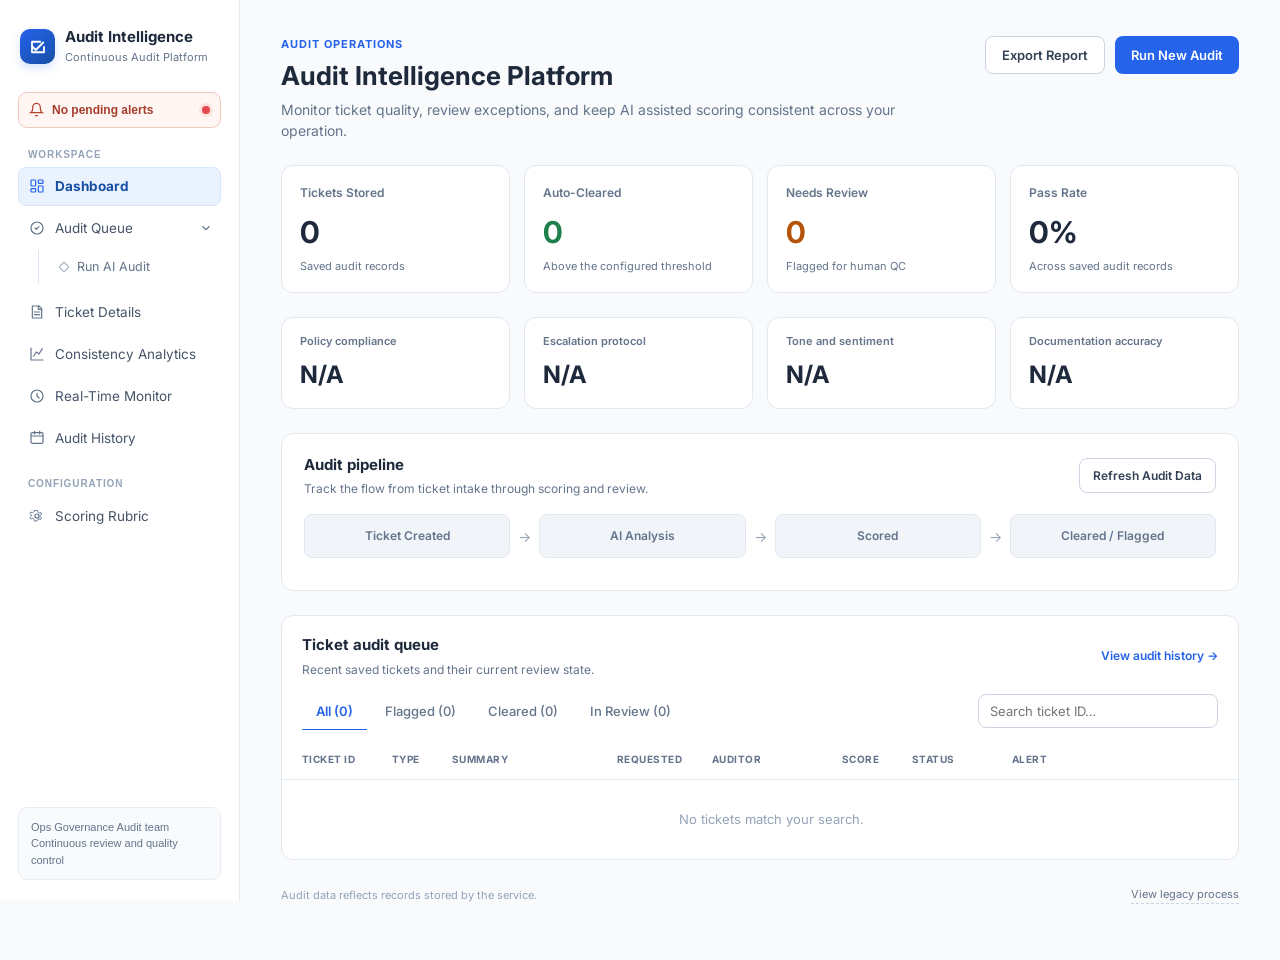
<file: static/auditrix-prototype-main/index.html>
<!doctype html>
<html lang="en">
<head>
  <meta charset="utf-8">
  <meta name="viewport" content="width=device-width, initial-scale=1">
  <meta name="theme-color" content="#F8FAFC">
  <title>Audit Intelligence Platform</title>
  <link rel="preconnect" href="https://fonts.googleapis.com">
  <link rel="preconnect" href="https://fonts.gstatic.com" crossorigin>
  <link href="https://fonts.googleapis.com/css2?family=Inter:wght@400;500;600;700&display=swap" rel="stylesheet">
  <link rel="stylesheet" href="app-shell.css?v=20261019-human-review-2">
  <script defer src="api.js?v=20261019-human-review-2"></script>
  <script defer src="app-sidebar.js?v=20261019-human-review-2"></script>
  <script defer src="alerts.js?v=20261019-human-review-2"></script>
  <script defer src="app-router.js?v=20261019-human-review-2"></script>
</head>
<body>
  <div class="app-shell">
    <audit-sidebar active="dashboard"></audit-sidebar>
    <main id="content-container" class="app-content" tabindex="-1" aria-live="polite" aria-busy="true">
      <section class="app-loading" role="status"><span class="app-loading-spinner" aria-hidden="true"></span><span>Loading your workspace…</span></section>
    </main>
  </div>
</body>
</html>
</file>
<file: static/auditrix-prototype-main/app-shell.css>
﻿:root {
  color-scheme: light;
  --app-bg: #F8FAFC;
  --app-surface: #FFFFFF;
  --app-ink: #1E293B;
  --app-muted: #64748B;
  --app-line: #E2E8F0;
  --app-primary: #2563EB;
  --app-ring: rgba(37, 99, 235, .28);
}

*, *::before, *::after { box-sizing: border-box; }
html, body, body *, button, input, select, textarea, h1, h2, h3, h4, table {
  font-family: Inter, "Segoe UI", Arial, sans-serif !important;
}
html, body { min-height: 100%; margin: 0; }
body {
  background: var(--app-bg);
  color: var(--app-ink);
  font-size: 14px;
  line-height: 1.5;
  -webkit-font-smoothing: antialiased;
  text-rendering: optimizeLegibility;
}
::selection { background: #DBEAFE; }
::-webkit-scrollbar { width: 9px; height: 9px; }
::-webkit-scrollbar-thumb { background: #CBD5E1; border-radius: 999px; }
::-webkit-scrollbar-thumb:hover { background: #94A3B8; }
:focus-visible { outline: 3px solid var(--app-ring); outline-offset: 2px; }
a, button { cursor: pointer; }
button { transition: filter .15s ease, transform .08s ease, box-shadow .15s ease; }
button:hover:not(:disabled) { filter: brightness(1.04); }
button:active:not(:disabled) { transform: translateY(1px); }
button:disabled { cursor: not-allowed; opacity: .58; }

.app-shell {
  width: 100%;
  max-width: 1600px;
  min-height: 100vh;
  margin: 0 auto;
  display: flex;
  background: var(--app-bg);
}
.app-shell > audit-sidebar {
  flex: 0 0 240px;
  width: 240px;
  min-width: 240px;
  min-height: 100vh;
  position: sticky;
  top: 0;
  align-self: flex-start;
  z-index: 10;
}
.app-content {
  flex: 1 1 auto;
  min-width: 0;
  min-height: 100vh;
  display: flex;
  flex-direction: column;
  align-items: stretch;
  gap: 24px;
  padding: 36px clamp(22px, 3.2vw, 48px) 56px;
  transition: opacity .18s ease, transform .18s ease;
}
.app-content.is-loading { opacity: .58; transform: translateY(3px); }
.app-content.is-entering { animation: app-content-enter .22s ease both; }
@keyframes app-content-enter {
  from { opacity: .72; transform: translateY(5px); }
  to { opacity: 1; transform: translateY(0); }
}
.app-content[aria-busy="true"] { cursor: progress; pointer-events: none; }
.app-loading { display:flex; align-items:center; gap:11px; min-height:90px; padding:20px; color:var(--app-muted); }
.app-loading-spinner { width:18px; height:18px; border:2px solid #DBEAFE; border-top-color:var(--app-primary); border-radius:50%; animation:app-loading-spin .7s linear infinite; }
@keyframes app-loading-spin { to { transform:rotate(360deg); } }
.app-content[data-page="audit-runner"] { gap: 0; }
.app-content > * { max-width: 100%; }
.mono { font-family: ui-monospace, SFMono-Regular, Menlo, Consolas, monospace !important; }
.topbar { display:flex; justify-content:space-between; align-items:center; gap:16px; flex-wrap:wrap; }
.topbar h1 { margin:0; font-size:26px; line-height:1.2; letter-spacing:-.02em; }
.muted { color:var(--app-muted); }
.card { background:var(--app-surface); border:1px solid var(--app-line); border-radius:12px; padding:18px 20px; box-shadow:0 1px 2px rgba(15,23,42,.04); }
.toolbar { display:flex; align-items:center; gap:8px; flex-wrap:wrap; }
.tab { appearance:none; border:1px solid #CBD5E1; background:#FFFFFF; border-radius:8px; padding:8px 12px; color:#334155; font-size:13px; }
.tab.active { background:#EAF2FE; border-color:#93C5FD; color:#174EA6; font-weight:600; }
.search { min-width:220px; max-width:360px; flex:1; padding:9px 12px; border:1px solid #CBD5E1; border-radius:8px; background:#FFFFFF; color:#1E293B; }
.table-wrap { overflow:auto; }
.table { width:100%; min-width:850px; border-collapse:collapse; text-align:left; }
.table th { background:#F8FAFC; color:#64748B; font-size:10px; letter-spacing:.05em; text-transform:uppercase; }
.table th, .table td { padding:12px; border-bottom:1px solid #E2E8F0; vertical-align:top; }
.status { display:inline-flex; align-items:center; padding:4px 9px; border-radius:999px; font-size:11px; font-weight:700; white-space:nowrap; }
.status.qc { background:#FDF3E6; color:#B45309; }
.status.clear { background:#E8F5EE; color:#1E7F4D; }
.button { display:inline-flex; align-items:center; justify-content:center; border:0; border-radius:8px; padding:8px 11px; background:#2563EB; color:#FFFFFF; text-decoration:none; font-size:12px; font-weight:600; white-space:nowrap; }
.button.secondary { background:#FFFFFF; color:#334155; border:1px solid #CBD5E1; }
.empty, .error { padding:28px; text-align:center; color:#64748B; }
.error { color:#B4432F; }
.app-content .table-wrap.card { padding:0; }
.app-error {
  padding: 18px 20px;
  border: 1px solid #F0C9BE;
  border-radius: 12px;
  background: #FFF6F3;
  color: #7A3226;
}
.app-error h1 { margin: 0 0 7px; font-size: 20px; }
.app-error p { margin: 0 0 12px; }
.app-error button {
  padding: 8px 12px;
  border: 1px solid #E8B5A7;
  border-radius: 8px;
  background: #FFFFFF;
  color: #7A3226;
  font-weight: 600;
}

@media (max-width: 1100px) {
  .app-content [style*="repeat(4, minmax(0, 1fr))"] { grid-template-columns: repeat(3, minmax(0, 1fr)) !important; }
}
@media (max-width: 800px) {
  .app-shell { display: block; }
  .app-shell > audit-sidebar { display: block; width: 100%; min-width: 0; min-height: 0; height: auto; position: relative; }
  .app-content { min-height: calc(100vh - 65px); padding: 22px 16px 40px; gap: 20px; }
  .app-content [style*="repeat(4, minmax(0, 1fr))"] { grid-template-columns: repeat(2, minmax(0, 1fr)) !important; }
  .app-content[data-page="ticket-detail"] [style*="minmax(240px,1fr)"] { grid-template-columns: 1fr !important; }
  .app-content[data-page="history"] [style*="grid-template-columns: 110px 90px"] { min-width: 720px; }
  .app-content[data-page="history"] [style*="overflow: hidden"] { overflow-x: auto !important; }
}
@media (max-width: 480px) {
  .app-content [style*="repeat(4, minmax(0, 1fr))"] { grid-template-columns: 1fr !important; }
}
@media print {
  .app-shell { display: block; max-width: none; }
  .app-shell > audit-sidebar, .no-print { display: none !important; }
  .app-content { display: block; min-height: 0; padding: 0; }
  body { background: #fff; }
}
@media (prefers-reduced-motion: reduce) {
  *, *::before, *::after { scroll-behavior: auto !important; animation-duration: .01ms !important; transition-duration: .01ms !important; }
}
.view-stack { width:100%; min-width:0; display:flex; flex-direction:column; gap:24px; }
.rubric-view { gap:20px; }
.rubric-lede { margin:7px 0 0; }
.rubric-section-heading { display:flex; align-items:flex-start; justify-content:space-between; gap:16px; flex-wrap:wrap; margin-bottom:18px; }
.rubric-section-heading h2 { margin:0; font-size:17px; letter-spacing:-.01em; }
.rubric-section-heading p { margin:5px 0 0; }
.rubric-tabs { display:flex; gap:6px; overflow-x:auto; margin:0 -2px 18px; padding:0 2px 10px; border-bottom:1px solid var(--app-line); }
.rubric-tabs .tab { flex:0 0 auto; }
.rubric-panel { min-height:170px; }
.rubric-criteria { display:grid; gap:10px; margin:16px 0 0; padding:0; list-style:none; counter-reset:rubric-clause; }
.rubric-criteria li { display:flex; align-items:flex-start; gap:16px; padding:14px 16px; border:1px solid var(--app-line); border-radius:9px; background:#FBFCFE; counter-increment:rubric-clause; }
.rubric-criteria li::before { content:counter(rubric-clause, decimal-leading-zero); color:var(--app-primary); font-size:11px; font-weight:700; padding-top:2px; }
.rubric-criterion-text { flex:1; min-width:0; color:#334155; }
.rubric-criterion-text p { margin:5px 0 0; font-size:12px; line-height:1.5; }
.rubric-criterion-text strong { color:#1E293B; font-size:13px; }
.rubric-weight { flex:0 0 auto; color:var(--app-muted); font-size:11px; white-space:nowrap; }
.criterion-breakdown { display:grid; gap:8px; margin:18px 0; }
.criterion-breakdown h3 { margin:0 0 2px; color:#334155; font-size:13px; }
.criterion-result { padding:10px 12px; border:1px solid var(--app-line); border-radius:8px; background:#FBFCFE; }
.criterion-result > div { display:flex; justify-content:space-between; gap:10px; align-items:center; }
.criterion-result strong { color:#334155; font-size:12px; }
.criterion-result p { margin:5px 0 0; color:var(--app-muted); font-size:11px; line-height:1.5; }
.criterion-result-status { color:var(--app-muted); font-size:10px; font-weight:700; text-transform:capitalize; white-space:nowrap; }
.criterion-result-status.pass { color:#1E7F4D; }
.criterion-result-status.partial { color:#B45309; }
.criterion-result-status.fail { color:#B4432F; }
.threshold-card { display:grid; gap:16px; }
.threshold-card .rubric-section-heading { align-items:center; margin:0; }
.threshold-value { color:var(--app-primary); font-size:30px; font-weight:700; line-height:1; font-variant-numeric:tabular-nums; }
.threshold-control { display:grid; grid-template-columns:auto minmax(0,1fr) auto; align-items:center; gap:14px; color:var(--app-muted); font-size:12px; }
.threshold-control input[type="range"] { width:100%; height:8px; margin:0; padding:0; appearance:none; border:0; border-radius:999px; background:linear-gradient(to right,var(--app-primary) 0,var(--app-primary) var(--threshold-position,90%),#E2E8F0 var(--threshold-position,90%),#E2E8F0 100%); cursor:pointer; }
.threshold-control input[type="range"]::-webkit-slider-thumb { width:20px; height:20px; appearance:none; border:3px solid #fff; border-radius:50%; background:var(--app-primary); box-shadow:0 0 0 1px var(--app-primary),0 2px 5px #0f172a24; }
.threshold-control input[type="range"]::-moz-range-thumb { width:14px; height:14px; border:3px solid #fff; border-radius:50%; background:var(--app-primary); box-shadow:0 0 0 1px var(--app-primary),0 2px 5px #0f172a24; }
.threshold-preview { display:flex; align-items:flex-start; gap:10px; padding:13px 15px; border:1px solid #D7E6FC; border-radius:9px; background:#F3F8FF; color:#334155; }
.threshold-marker { flex:0 0 8px; width:8px; height:8px; margin-top:6px; border-radius:50%; background:var(--app-primary); }
.threshold-footer { display:flex; align-items:center; justify-content:space-between; gap:14px; flex-wrap:wrap; }
.threshold-footer p { margin:0; font-size:12px; }
.threshold-note { margin:0; color:var(--app-muted); font-size:12px; }
@media (max-width:640px) { .rubric-section-heading { margin-bottom:12px; } .rubric-criteria li { gap:10px; padding:12px; } .rubric-weight { white-space:normal; text-align:right; } }

/* Run AI Audit feature styles, shared by the app shell. */
.audit-runner-view {
    --paper:   #F8FAFC;
    --surface: #ffffff;
    --ink:     #1E293B;
    --mute:    #64748B;
    --line:    #E2E8F0;
    --action:  #2563EB;
    --action-hover: #1D4ED8;
    --ok-bg:   #E8F5EE;
    --ok-fg:   #1E7F4D;
    --ok-dot:  #4FA187;
    --warn-bg: #FDF3E6;
    --warn-fg: #B45309;
    --warn-dot:#C25A44;
    --ring:    rgba(37,99,235,0.28);
    --radius-lg: 14px;
    --radius-md: 10px;
    --radius-sm: 8px;
  }

.audit-runner-view .runner-nav {display:flex;align-items:center;justify-content:space-between;gap:12px;flex-wrap:wrap;margin-bottom:28px;padding:12px 14px;background:#fff;border:1px solid var(--line);border-radius:10px;box-shadow:0 1px 2px rgba(15,23,42,.05)}
  .audit-runner-view .runner-nav a:hover {background:#EFF6FF}

  .audit-runner-view header.top {
    margin-bottom:26px;
    display:flex;
    align-items:baseline;
    justify-content:space-between;
    gap:16px;
    flex-wrap:wrap;
  }

  .audit-runner-view .wordmark h1 {
    font-size:26px;
    font-weight:600;
    margin:0 0 6px;
    letter-spacing:-0.01em;
  }

  .audit-runner-view .wordmark p {
    margin:0;
    color:var(--mute);
    font-size:14.5px;
    max-width:46ch;
  }

  .audit-runner-view .conn {
    display:flex;
    align-items:center;
    gap:8px;
    font-size:13px;
    color:var(--mute);
    white-space:nowrap;
  }

  .audit-runner-view .conn .dot {
    width:7px;
    height:7px;
    border-radius:50%;
    background:var(--mute);
    flex-shrink:0;
  }
  .audit-runner-view .conn.live .dot { background:var(--ok-dot); }
  .audit-runner-view .conn.down .dot { background:var(--warn-dot); }

  .audit-runner-view .demo-row {
    display:flex;
    gap:10px;
    margin-bottom:36px;
    flex-wrap:wrap;
  }

  .audit-runner-view .pill-btn {
    appearance:none;
    background:var(--surface);
    border:1px solid var(--line);
    color:var(--ink);
    font-family:inherit;
    font-size:13.5px;
    padding:9px 16px;
    border-radius:999px;
    cursor:pointer;
    transition:border-color .15s ease, background .15s ease;
  }
  .audit-runner-view .pill-btn:hover { border-color:#93C5FD; background:#EFF6FF; }

  .audit-runner-view .grid {
    display:grid;
    grid-template-columns:1.15fr 1fr;
    gap:40px;
    align-items:start;
  }

@media (max-width:760px) {
    .audit-runner-view .grid { grid-template-columns:1fr; }
    .audit-runner-view .page { padding:18px 14px 54px; }
  }

  .audit-runner-view .panel-heading {
    font-size:15px;
    font-weight:600;
    margin:0 0 20px;
    padding-bottom:14px;
    border-bottom:1px solid var(--line);
  }

  .audit-runner-view form .field {
    margin-bottom:20px;
  }

  .audit-runner-view form .field label {
    display:block;
    font-size:13px;
    color:var(--mute);
    margin-bottom:7px;
  }

  .audit-runner-view .two-col {
    display:grid;
    grid-template-columns:1fr 1fr;
    gap:16px;
  }
@media (max-width:520px) { .audit-runner-view .two-col{ grid-template-columns:1fr; } }

  .audit-runner-view input[type=text], .audit-runner-view select, .audit-runner-view textarea {
    width:100%;
    background:transparent;
    border:none;
    border-bottom:1px solid var(--line);
    padding:9px 2px;
    font-family:inherit;
    font-size:14.5px;
    color:var(--ink);
    transition:border-color .15s ease;
    resize:vertical;
  }

  .audit-runner-view input[type=text]:hover, .audit-runner-view select:hover, .audit-runner-view textarea:hover { border-color:#cfc7b8; }
  .audit-runner-view input[type=text]:focus, .audit-runner-view select:focus, .audit-runner-view textarea:focus {
    outline:none;
    border-color:var(--action);
  }

  .audit-runner-view textarea { min-height:76px; line-height:1.5; }

  .audit-runner-view select {
    appearance:none;
    background-image:url("data:image/svg+xml;utf8,<svg xmlns='http://www.w3.org/2000/svg' width='10' height='6' viewBox='0 0 10 6'><path d='M1 1l4 4 4-4' stroke='%238b8478' stroke-width='1.4' fill='none' fill-rule='evenodd'/></svg>");
    background-repeat:no-repeat;
    background-position:right 4px center;
    padding-right:20px;
  }

  .audit-runner-view .run-btn {
    appearance:none;
    width:100%;
    background:var(--action);
    color:#fdfcfa;
    border:none;
    font-family:inherit;
    font-size:14.5px;
    font-weight:500;
    padding:13px 20px;
    border-radius:var(--radius-sm);
    cursor:pointer;
    margin-top:6px;
    transition:background .15s ease, transform .05s ease;
  }
  .audit-runner-view .run-btn:hover { background:var(--action-hover); }
  .audit-runner-view .run-btn:active { transform:translateY(1px); }
  .audit-runner-view .run-btn:disabled { opacity:.6; cursor:default; }

  .audit-runner-view .error-msg {
    margin-top:14px;
    font-size:13.5px;
    color:var(--warn-fg);
    background:var(--warn-bg);
    border-radius:var(--radius-sm);
    padding:10px 14px;
    display:none;
  }
  .audit-runner-view .error-msg.show { display:block; }

  /* Result panel */
  .audit-runner-view .result-card {
    background:var(--surface);
    border:1px solid var(--line);
    border-radius:var(--radius-lg);
    padding:28px;
    box-shadow:0 1px 2px rgba(0,0,0,.03), 0 12px 28px -14px rgba(58,55,51,.12);
    min-height:340px;
    display:flex;
    flex-direction:column;
  }

  .audit-runner-view .empty-state {
    flex:1;
    display:flex;
    align-items:center;
    justify-content:center;
    text-align:center;
    color:var(--mute);
    font-size:13.5px;
    padding:20px;
  }

  .audit-runner-view .result-body { display:none; }
  .audit-runner-view .result-body.show { display:block; }

  .audit-runner-view .score-row {
    display:flex;
    align-items:baseline;
    gap:10px;
    margin-bottom:4px;
  }

  .audit-runner-view .score-num {
    font-size:52px;
    font-weight:600;
    letter-spacing:-0.02em;
    font-feature-settings:"tnum";
  }

  .audit-runner-view .score-max {
    font-size:15px;
    color:var(--mute);
  }

  .audit-runner-view .score-label {
    font-size:13px;
    color:var(--mute);
    margin-bottom:22px;
  }

  .audit-runner-view .status-pill {
    display:inline-flex;
    align-items:center;
    gap:8px;
    padding:7px 14px;
    border-radius:999px;
    font-size:13px;
    font-weight:500;
    margin-bottom:20px;
  }
  .audit-runner-view .status-pill .dot { width:7px; height:7px; border-radius:50%; }
  .audit-runner-view .status-pill.ok { background:var(--ok-bg); color:var(--ok-fg); }
  .audit-runner-view .status-pill.ok .dot { background:var(--ok-dot); }
  .audit-runner-view .status-pill.warn { background:var(--warn-bg); color:var(--warn-fg); }
  .audit-runner-view .status-pill.warn .dot { background:var(--warn-dot); }

  .audit-runner-view .reasoning-heading {
    font-size:12.5px;
    color:var(--mute);
    margin:0 0 8px;
  }

  .audit-runner-view .reasoning-text {
    font-size:14px;
    line-height:1.65;
    margin:0 0 20px;
  }

  .audit-runner-view .meta-row {
    display:flex;
    gap:18px;
    flex-wrap:wrap;
    padding-top:16px;
    border-top:1px solid var(--line);
    font-size:12.5px;
    color:var(--mute);
    margin-top:auto;
  }
  .audit-runner-view .meta-row span b { color:var(--ink); font-weight:500; }

@media (prefers-reduced-motion: reduce) {
    .audit-runner-view * { transition:none !important; }
  }


.audit-runner-view { gap:22px; }
.audit-runner-view header.top, .audit-runner-view .demo-row { margin-bottom:0; }
.audit-runner-view .runner-samples { margin:0; }
.audit-runner-view .runner-intro { margin:0 0 14px; color:var(--app-muted); }
.audit-runner-view .sample-controls { display:grid; grid-template-columns:minmax(0, 1fr) auto; gap:14px; align-items:start; }
.audit-runner-view .sample-select { min-height:144px; border:1px solid var(--app-line); border-radius:8px; padding:8px; background:#fff; }
.audit-runner-view .sample-actions { display:flex; flex-direction:column; gap:8px; min-width:210px; }
.audit-runner-view .batch-status:empty, .audit-runner-view .batch-results:empty { display:none; }
.audit-runner-view .batch-status:not(:empty), .audit-runner-view .batch-results:not(:empty) { margin-top:12px; }
@media (max-width:760px) { .audit-runner-view .sample-controls { grid-template-columns:1fr; } .audit-runner-view .sample-actions { min-width:0; } }
</file>
